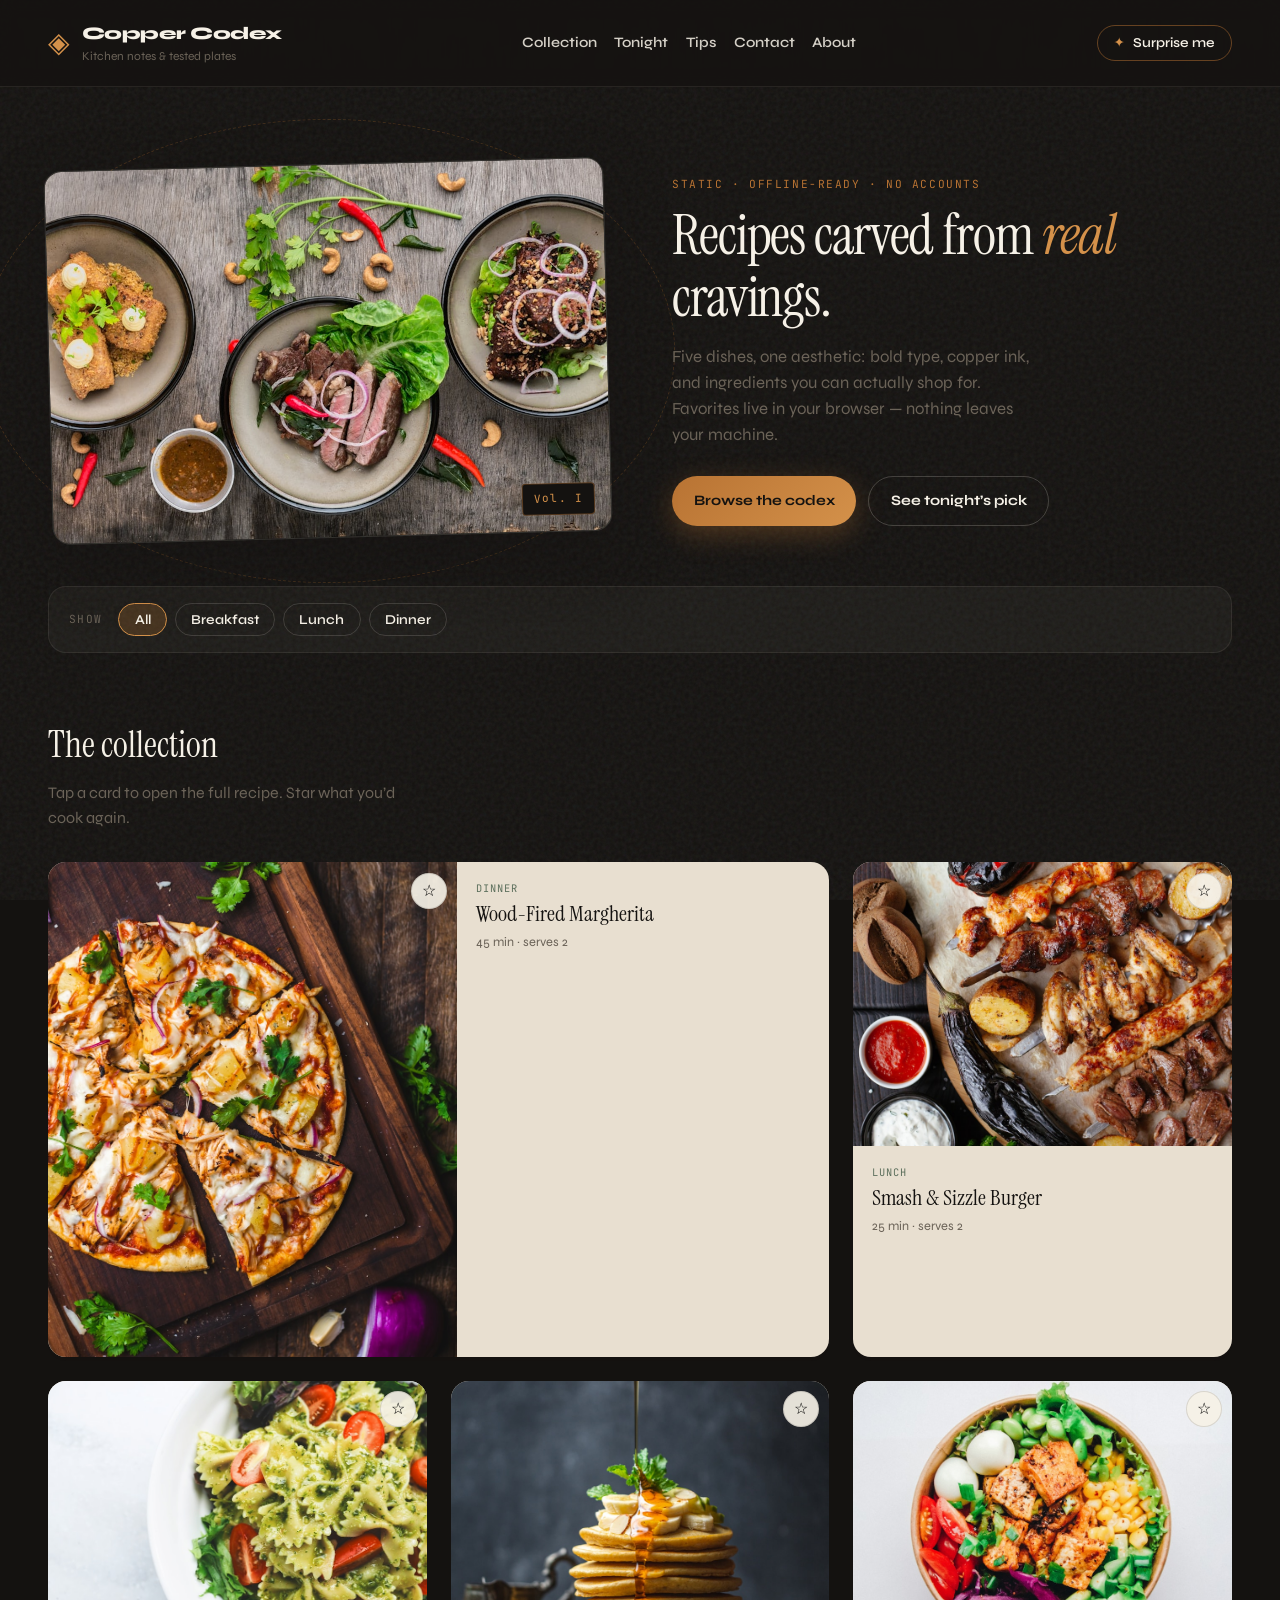
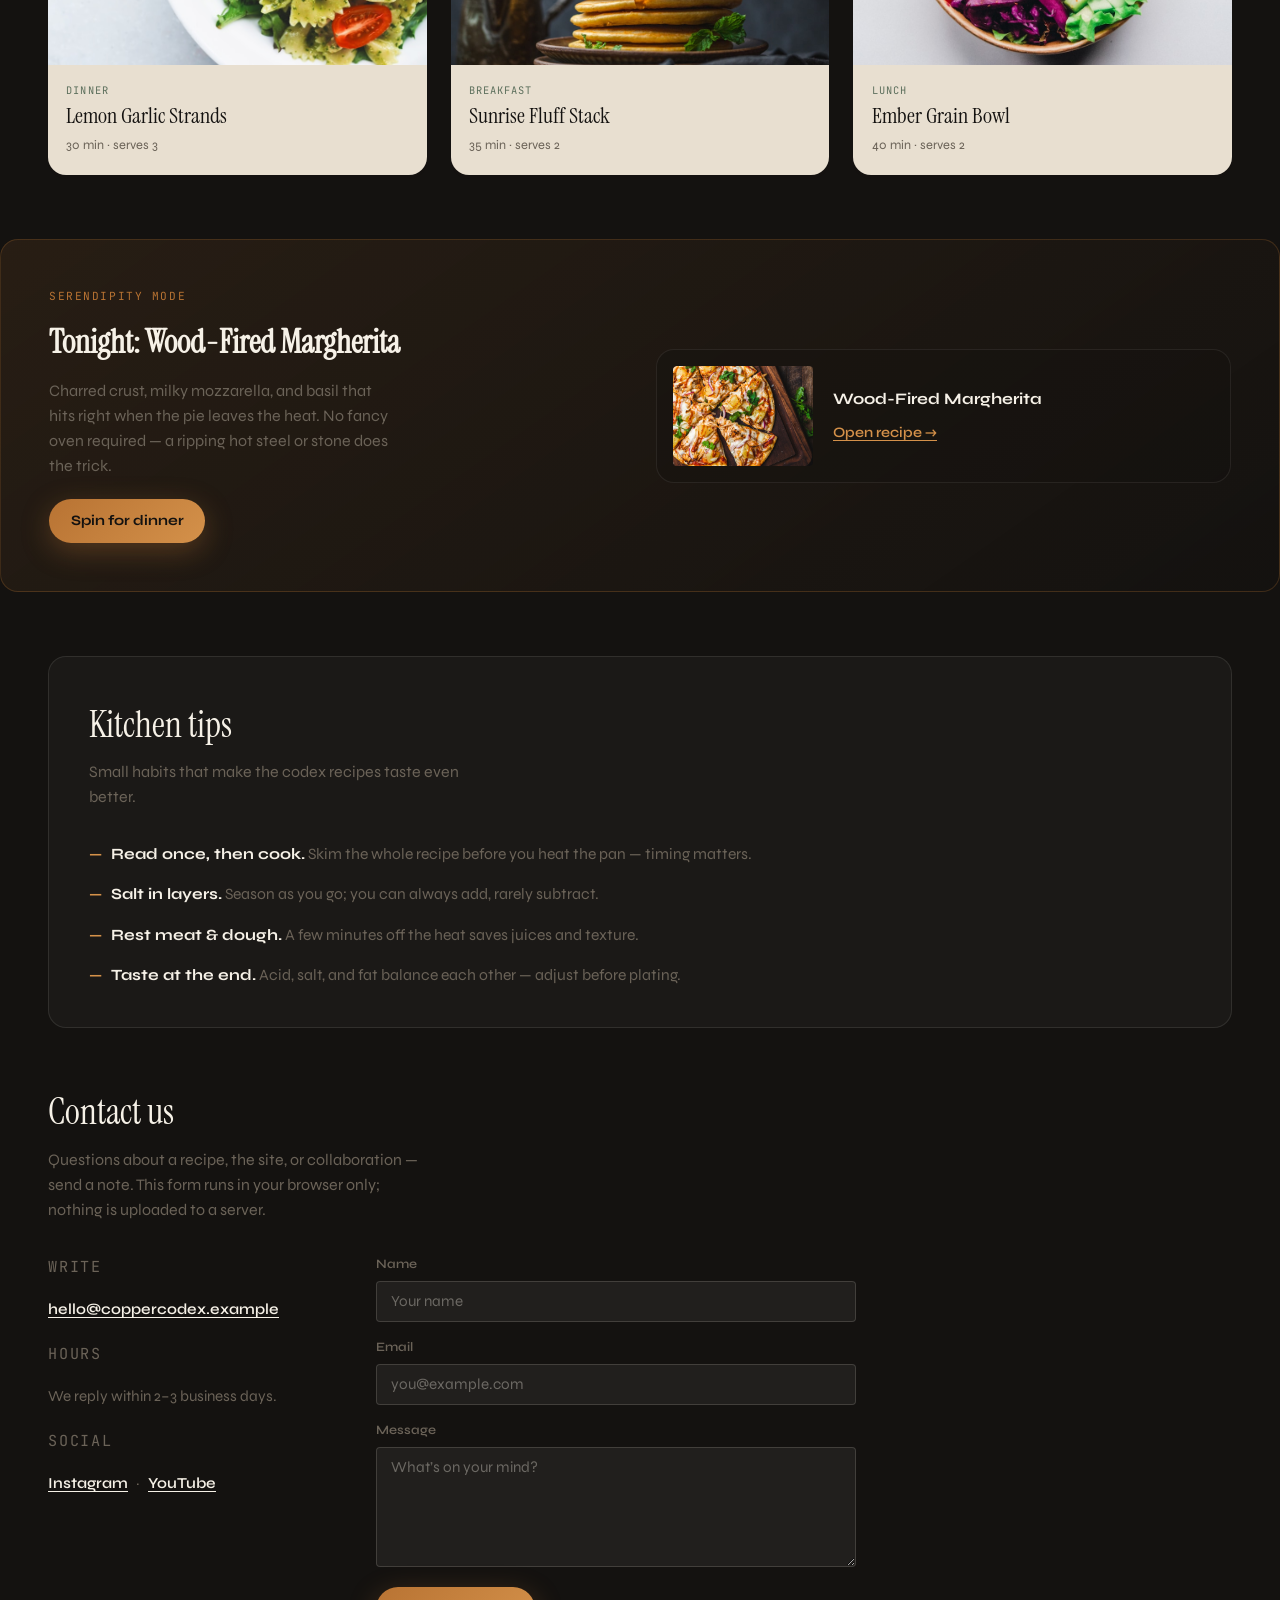
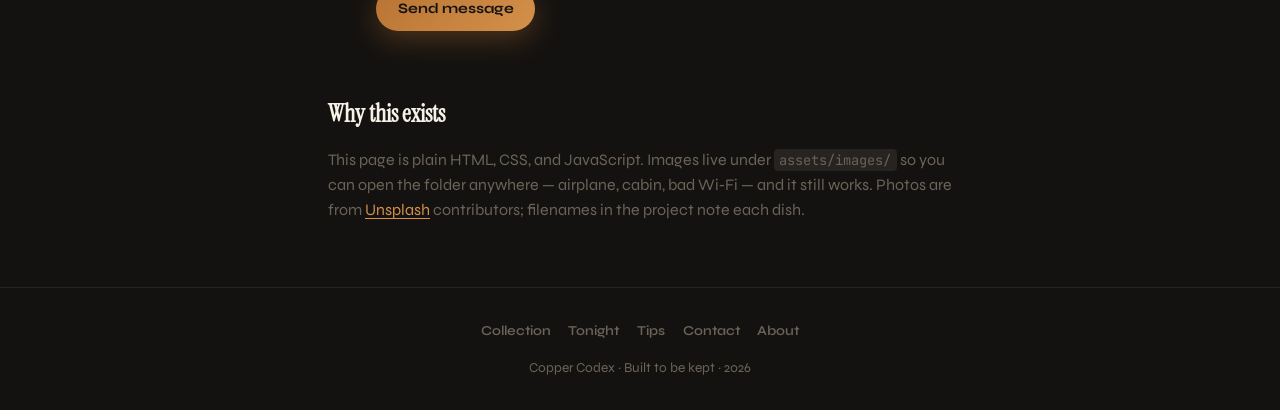
<file: recipe/index.html>
<!DOCTYPE html>
<html lang="en">
<head>
  <meta charset="UTF-8" />
  <meta name="viewport" content="width=device-width, initial-scale=1.0" />
  <title>Copper Codex — Recipes worth keeping</title>
  <meta name="description" content="A small, curated cookbook of tested recipes — static, fast, yours offline." />
  <link rel="preconnect" href="https://fonts.googleapis.com" />
  <link rel="preconnect" href="https://fonts.gstatic.com" crossorigin />
  <link href="https://fonts.googleapis.com/css2?family=Instrument+Serif:ital@0;1&family=Syne:wght@400;600;700;800&family=JetBrains+Mono:wght@400;500&display=swap" rel="stylesheet" />
  <link rel="stylesheet" href="css/style.css" />
</head>
<body>
  <div class="grain" aria-hidden="true"></div>

  <header class="site-header">
    <div class="brand">
      <span class="brand-mark">◈</span>
      <div>
        <p class="brand-title">Copper Codex</p>
        <p class="brand-tag">Kitchen notes &amp; tested plates</p>
      </div>
    </div>
    <nav class="nav" aria-label="Primary">
      <a href="#collection">Collection</a>
      <a href="#tonight">Tonight</a>
      <a href="#tips">Tips</a>
      <a href="#contact">Contact</a>
      <a href="#about">About</a>
    </nav>
    <button type="button" class="btn-surprise" id="btnSurprise" title="Pick a random recipe">
      <span class="btn-surprise__glyph">✦</span>
      Surprise me
    </button>
  </header>

  <main>
    <section class="hero" id="top">
      <div class="hero__visual">
        <div class="hero__frame">
          <img src="assets/images/hero-spread.jpg" alt="Table spread with dishes and warm light" width="900" height="600" loading="eager" />
          <div class="hero__badge">Vol. I</div>
        </div>
        <div class="hero__orbit" aria-hidden="true"></div>
      </div>
      <div class="hero__copy">
        <p class="eyebrow">Static · Offline-ready · No accounts</p>
        <h1>Recipes carved from <em>real</em> cravings.</h1>
        <p class="lede">
          Five dishes, one aesthetic: bold type, copper ink, and ingredients you can actually shop for.
          Favorites live in your browser — nothing leaves your machine.
        </p>
        <div class="hero__actions">
          <a class="btn btn--primary" href="#collection">Browse the codex</a>
          <button type="button" class="btn btn--ghost" id="btnScrollTonight">See tonight’s pick</button>
        </div>
      </div>
    </section>

    <section class="filters" aria-label="Filter recipes">
      <div class="filters__inner">
        <p class="filters__label">Show</p>
        <div class="chips" role="tablist" aria-label="Recipe categories">
          <button type="button" class="chip chip--active" data-filter="all" role="tab" aria-selected="true">All</button>
          <button type="button" class="chip" data-filter="breakfast" role="tab" aria-selected="false">Breakfast</button>
          <button type="button" class="chip" data-filter="lunch" role="tab" aria-selected="false">Lunch</button>
          <button type="button" class="chip" data-filter="dinner" role="tab" aria-selected="false">Dinner</button>
        </div>
      </div>
    </section>

    <section class="collection" id="collection" tabindex="-1">
      <div class="section-head">
        <h2>The collection</h2>
        <p class="section-head__sub">Tap a card to open the full recipe. Star what you’d cook again.</p>
      </div>
      <div class="grid" id="recipeGrid"></div>
    </section>

    <section class="tonight" id="tonight" tabindex="-1">
      <div class="tonight__panel">
        <p class="eyebrow">Serendipity mode</p>
        <h2 id="tonightTitle">Tonight’s pick</h2>
        <p class="tonight__blurb" id="tonightBlurb">Spin the wheel — we’ll suggest something from the codex.</p>
        <button type="button" class="btn btn--primary" id="btnSpin">Spin for dinner</button>
      </div>
      <div class="tonight__preview" id="tonightPreview" hidden>
        <img id="tonightImg" alt="" width="400" height="300" />
        <div>
          <p class="tonight__name" id="tonightName"></p>
          <button type="button" class="link-btn" id="btnOpenTonight">Open recipe →</button>
        </div>
      </div>
    </section>

    <section class="tips" id="tips" tabindex="-1">
      <div class="tips__inner">
        <div class="section-head">
          <h2>Kitchen tips</h2>
          <p class="section-head__sub">Small habits that make the codex recipes taste even better.</p>
        </div>
        <ul class="tips__list">
          <li><strong>Read once, then cook.</strong> Skim the whole recipe before you heat the pan — timing matters.</li>
          <li><strong>Salt in layers.</strong> Season as you go; you can always add, rarely subtract.</li>
          <li><strong>Rest meat &amp; dough.</strong> A few minutes off the heat saves juices and texture.</li>
          <li><strong>Taste at the end.</strong> Acid, salt, and fat balance each other — adjust before plating.</li>
        </ul>
      </div>
    </section>

    <section class="contact" id="contact" tabindex="-1">
      <div class="contact__inner">
        <div class="section-head">
          <h2>Contact us</h2>
          <p class="section-head__sub">Questions about a recipe, the site, or collaboration — send a note. This form runs in your browser only; nothing is uploaded to a server.</p>
        </div>
        <div class="contact__grid">
          <div class="contact__details">
            <p class="contact__label">Write</p>
            <p><a href="mailto:hello@coppercodex.example">hello@coppercodex.example</a></p>
            <p class="contact__label">Hours</p>
            <p>We reply within 2–3 business days.</p>
            <p class="contact__label">Social</p>
            <p class="contact__social">
              <a href="https://www.instagram.com/" rel="noopener noreferrer" target="_blank">Instagram</a>
              <span aria-hidden="true">·</span>
              <a href="https://www.youtube.com/" rel="noopener noreferrer" target="_blank">YouTube</a>
            </p>
          </div>
          <form class="contact__form" id="contactForm" novalidate>
            <label class="contact__field">
              <span>Name</span>
              <input type="text" name="name" id="contactName" autocomplete="name" required placeholder="Your name" />
            </label>
            <label class="contact__field">
              <span>Email</span>
              <input type="email" name="email" id="contactEmail" autocomplete="email" required placeholder="you@example.com" />
            </label>
            <label class="contact__field">
              <span>Message</span>
              <textarea name="message" id="contactMessage" rows="4" required placeholder="What’s on your mind?"></textarea>
            </label>
            <button type="submit" class="btn btn--primary contact__submit">Send message</button>
            <p class="contact__feedback" id="contactFeedback" role="status" aria-live="polite" hidden></p>
          </form>
        </div>
      </div>
    </section>

    <section class="about" id="about" tabindex="-1">
      <h2>Why this exists</h2>
      <p>
        This page is plain HTML, CSS, and JavaScript. Images live under <code>assets/images/</code> so you can open the folder anywhere — airplane, cabin, bad Wi‑Fi — and it still works.
        Photos are from <a href="https://unsplash.com" rel="noopener noreferrer" target="_blank">Unsplash</a> contributors; filenames in the project note each dish.
      </p>
    </section>
  </main>

  <footer class="site-footer">
    <nav class="footer-nav" aria-label="Footer">
      <a href="#collection">Collection</a>
      <a href="#tonight">Tonight</a>
      <a href="#tips">Tips</a>
      <a href="#contact">Contact</a>
      <a href="#about">About</a>
    </nav>
    <p>Copper Codex · Built to be kept · <span id="year"></span></p>
  </footer>

  <div class="modal" id="recipeModal" role="dialog" aria-modal="true" aria-labelledby="modalTitle" hidden>
    <div class="modal__backdrop" data-close-modal></div>
    <div class="modal__panel">
      <button type="button" class="modal__close" data-close-modal aria-label="Close recipe">&times;</button>
      <div class="modal__layout">
        <div class="modal__media">
          <img id="modalImg" alt="" width="640" height="480" />
        </div>
        <div class="modal__body">
          <p class="modal__meta" id="modalMeta"></p>
          <h2 id="modalTitle" tabindex="-1"></h2>
          <p class="modal__desc" id="modalDesc"></p>
          <div class="modal__cols">
            <div>
              <h3>Ingredients</h3>
              <ul class="ingredients" id="modalIngredients"></ul>
            </div>
            <div>
              <h3>Steps</h3>
              <ol class="steps" id="modalSteps"></ol>
            </div>
          </div>
        </div>
      </div>
    </div>
  </div>

  <script src="js/app.js"></script>
</body>
</html>
</file>
<file: recipe/css/style.css>
/* Copper Codex — editorial cookbook aesthetic */

:root {
  --ink: #141210;
  --paper: #f6f1e7;
  --paper-deep: #e8dfd0;
  --copper: #b87333;
  --copper-bright: #d4914a;
  --sage: #5c6f5c;
  --muted: #6b6358;
  --radius: 4px;
  --radius-lg: 18px;
  --shadow: 0 24px 60px rgba(20, 18, 16, 0.35);
  --font-display: "Syne", system-ui, sans-serif;
  --font-serif: "Instrument Serif", Georgia, serif;
  --font-mono: "JetBrains Mono", ui-monospace, monospace;
}

*,
*::before,
*::after {
  box-sizing: border-box;
}

html {
  scroll-behavior: smooth;
  scroll-padding-top: 5.5rem;
}

main section[id] {
  scroll-margin-top: 5.5rem;
}

body {
  margin: 0;
  min-height: 100vh;
  font-family: var(--font-display);
  font-weight: 400;
  color: var(--paper);
  background: var(--ink);
  line-height: 1.55;
}

.grain {
  pointer-events: none;
  position: fixed;
  inset: 0;
  z-index: 0;
  opacity: 0.07;
  background-image: url("data:image/svg+xml,%3Csvg viewBox='0 0 256 256' xmlns='http://www.w3.org/2000/svg'%3E%3Cfilter id='n'%3E%3CfeTurbulence type='fractalNoise' baseFrequency='0.85' numOctaves='4' stitchTiles='stitch'/%3E%3C/filter%3E%3Crect width='100%25' height='100%25' filter='url(%23n)'/%3E%3C/svg%3E");
}

main,
.site-header,
.site-footer {
  position: relative;
  z-index: 1;
}

img {
  max-width: 100%;
  height: auto;
  display: block;
}

a {
  color: var(--copper-bright);
  text-decoration-thickness: 1px;
  text-underline-offset: 3px;
}

a:hover {
  color: var(--paper);
}

code {
  font-family: var(--font-mono);
  font-size: 0.85em;
  background: rgba(246, 241, 231, 0.08);
  padding: 0.15em 0.4em;
  border-radius: var(--radius);
}

/* Header */

.site-header {
  display: flex;
  flex-wrap: wrap;
  align-items: center;
  justify-content: space-between;
  gap: 1rem;
  padding: 1.25rem clamp(1rem, 4vw, 3rem);
  border-bottom: 1px solid rgba(246, 241, 231, 0.08);
  backdrop-filter: blur(8px);
  background: rgba(20, 18, 16, 0.75);
  position: sticky;
  top: 0;
  z-index: 10;
}

.brand {
  display: flex;
  align-items: center;
  gap: 0.75rem;
}

.brand-mark {
  font-size: 1.75rem;
  color: var(--copper-bright);
  line-height: 1;
}

.brand-title {
  margin: 0;
  font-weight: 800;
  letter-spacing: -0.02em;
  font-size: 1.1rem;
}

.brand-tag {
  margin: 0;
  font-size: 0.75rem;
  color: var(--muted);
  font-weight: 400;
}

.nav {
  display: flex;
  gap: 0.85rem 1.1rem;
  flex-wrap: wrap;
  justify-content: center;
  flex: 1 1 auto;
  max-width: 520px;
}

.nav a {
  color: var(--paper);
  text-decoration: none;
  font-size: 0.9rem;
  font-weight: 600;
  opacity: 0.85;
}

.nav a:hover {
  opacity: 1;
  color: var(--copper-bright);
}

.btn-surprise {
  display: inline-flex;
  align-items: center;
  gap: 0.5rem;
  padding: 0.55rem 1rem;
  border: 1px solid rgba(184, 115, 51, 0.5);
  background: transparent;
  color: var(--paper);
  font-family: inherit;
  font-weight: 600;
  font-size: 0.85rem;
  border-radius: 999px;
  cursor: pointer;
  transition: background 0.2s, border-color 0.2s, transform 0.15s;
}

.btn-surprise:hover {
  background: rgba(184, 115, 51, 0.15);
  border-color: var(--copper-bright);
}

.btn-surprise:active {
  transform: scale(0.98);
}

.btn-surprise__glyph {
  color: var(--copper-bright);
}

/* Hero */

.hero {
  display: grid;
  grid-template-columns: 1fr 1fr;
  gap: clamp(2rem, 6vw, 4rem);
  align-items: center;
  padding: clamp(2rem, 6vw, 5rem) clamp(1rem, 4vw, 3rem) 3rem;
  max-width: 1280px;
  margin: 0 auto;
}

@media (max-width: 900px) {
  .hero {
    grid-template-columns: 1fr;
  }
}

.hero__visual {
  position: relative;
}

.hero__frame {
  position: relative;
  border-radius: var(--radius-lg);
  overflow: hidden;
  box-shadow: var(--shadow);
  transform: rotate(-1.5deg);
  border: 1px solid rgba(246, 241, 231, 0.12);
}

.hero__frame img {
  width: 100%;
  aspect-ratio: 3 / 2;
  object-fit: cover;
}

.hero__badge {
  position: absolute;
  bottom: 1rem;
  right: 1rem;
  background: var(--ink);
  color: var(--copper-bright);
  font-family: var(--font-mono);
  font-size: 0.7rem;
  letter-spacing: 0.12em;
  padding: 0.4rem 0.65rem;
  border-radius: var(--radius);
  border: 1px solid rgba(184, 115, 51, 0.4);
}

.hero__orbit {
  position: absolute;
  inset: -12%;
  border: 1px dashed rgba(184, 115, 51, 0.25);
  border-radius: 50%;
  z-index: -1;
  animation: drift 28s linear infinite;
}

@keyframes drift {
  to {
    transform: rotate(360deg);
  }
}

.hero__copy h1 {
  font-family: var(--font-serif);
  font-weight: 400;
  font-size: clamp(2.25rem, 5vw, 3.5rem);
  line-height:1.1;
  margin: 0 0 1rem;
  letter-spacing: -0.02em;
}

.hero__copy h1 em {
  font-style: italic;
  color: var(--copper-bright);
}

.eyebrow {
  font-family: var(--font-mono);
  font-size: 0.7rem;
  letter-spacing: 0.14em;
  text-transform: uppercase;
  color: var(--copper);
  margin: 0 0 0.75rem;
}

.lede {
  color: var(--muted);
  font-size: 1.05rem;
  max-width: 36ch;
  margin: 0 0 1.75rem;
}

.hero__actions {
  display: flex;
  flex-wrap: wrap;
  gap: 0.75rem;
}

.btn {
  display: inline-flex;
  align-items: center;
  justify-content: center;
  padding: 0.85rem 1.35rem;
  border-radius: 999px;
  font-family: inherit;
  font-weight: 700;
  font-size: 0.9rem;
  cursor: pointer;
  border: none;
  text-decoration: none;
  transition: transform 0.15s, box-shadow 0.2s;
}

.btn:active {
  transform: scale(0.98);
}

.btn--primary {
  background: linear-gradient(135deg, var(--copper), var(--copper-bright));
  color: var(--ink);
  box-shadow: 0 8px 28px rgba(184, 115, 51, 0.35);
}

.btn--primary:hover {
  box-shadow: 0 12px 36px rgba(212, 145, 74, 0.45);
}

.btn--ghost {
  background: transparent;
  color: var(--paper);
  border: 1px solid rgba(246, 241, 231, 0.2);
}

.btn--ghost:hover {
  border-color: var(--copper-bright);
  color: var(--copper-bright);
}

/* Filters */

.filters {
  padding: 0 clamp(1rem, 4vw, 3rem) 2rem;
  max-width: 1280px;
  margin: 0 auto;
}

.filters__inner {
  display: flex;
  flex-wrap: wrap;
  align-items: center;
  gap: 1rem;
  padding: 1rem 1.25rem;
  background: rgba(246, 241, 231, 0.04);
  border: 1px solid rgba(246, 241, 231, 0.08);
  border-radius: var(--radius-lg);
}

.filters__label {
  margin: 0;
  font-family: var(--font-mono);
  font-size: 0.7rem;
  letter-spacing: 0.12em;
  text-transform: uppercase;
  color: var(--muted);
}

.chips {
  display: flex;
  flex-wrap: wrap;
  gap: 0.5rem;
}

.chip {
  padding: 0.45rem 0.95rem;
  border-radius: 999px;
  border: 1px solid rgba(246, 241, 231, 0.15);
  background: transparent;
  color: var(--paper);
  font-family: inherit;
  font-size: 0.85rem;
  font-weight: 600;
  cursor: pointer;
  transition: background 0.2s, border-color 0.2s;
}

.chip:hover {
  border-color: var(--copper);
}

.chip--active {
  background: rgba(184, 115, 51, 0.25);
  border-color: var(--copper-bright);
  color: var(--paper);
}

/* Collection grid */

.collection {
  padding: 2rem clamp(1rem, 4vw, 3rem) 4rem;
  max-width: 1280px;
  margin: 0 auto;
}

.section-head {
  margin-bottom: 2rem;
}

.section-head h2 {
  font-family: var(--font-serif);
  font-size: clamp(1.75rem, 3vw, 2.25rem);
  font-weight: 400;
  margin: 0 0 0.5rem;
}

.section-head__sub {
  margin: 0;
  color: var(--muted);
  max-width: 42ch;
}

.grid {
  display: grid;
  grid-template-columns: repeat(auto-fill, minmax(280px, 1fr));
  gap: 1.5rem;
}

.card {
  position: relative;
  text-align: left;
  margin: 0;
  border: none;
  padding: 0;
  background: var(--paper-deep);
  color: var(--ink);
  border-radius: var(--radius-lg);
  overflow: hidden;
  cursor: pointer;
  transition: transform 0.2s, box-shadow 0.25s;
  box-shadow: 0 4px 0 rgba(20, 18, 16, 0.2);
}

.card:hover {
  transform: translateY(-4px);
  box-shadow: 0 18px 40px rgba(0, 0, 0, 0.35);
}

.card:focus-visible {
  outline: 3px solid var(--copper-bright);
  outline-offset: 3px;
}

.card__img-wrap {
  position: relative;
  aspect-ratio: 4 / 3;
  overflow: hidden;
}

.card__img-wrap img {
  width: 100%;
  height: 100%;
  object-fit: cover;
  transition: transform 0.5s ease;
}

.card:hover .card__img-wrap img {
  transform: scale(1.05);
}

.card__fav {
  position: absolute;
  top: 0.65rem;
  right: 0.65rem;
  width: 2.25rem;
  height: 2.25rem;
  border-radius: 50%;
  border: 1px solid rgba(20, 18, 16, 0.12);
  background: rgba(246, 241, 231, 0.92);
  font-size: 1rem;
  line-height: 1;
  cursor: pointer;
  z-index: 2;
  transition: transform 0.15s, background 0.2s;
}

.card__fav:hover {
  transform: scale(1.08);
}

.card__fav[aria-pressed="true"] {
  background: var(--copper-bright);
  border-color: transparent;
}

.card__body {
  padding: 1.1rem 1.15rem 1.25rem;
}

.card__tag {
  font-family: var(--font-mono);
  font-size: 0.65rem;
  letter-spacing: 0.1em;
  text-transform: uppercase;
  color: var(--sage);
  margin: 0 0 0.35rem;
}

.card__title {
  font-family: var(--font-serif);
  font-size: 1.35rem;
  font-weight: 400;
  margin: 0 0 0.35rem;
  line-height: 1.2;
}

.card__time {
  margin: 0;
  font-size: 0.8rem;
  color: var(--muted);
}

.card--featured {
  grid-column: span 2;
  display: grid;
  grid-template-columns: 1.1fr 1fr;
}

@media (max-width: 800px) {
  .card--featured {
    grid-column: span 1;
    grid-template-columns: 1fr;
  }
}

.card--featured .card__img-wrap {
  aspect-ratio: auto;
  min-height: 220px;
}

.card--hidden {
  display: none;
}

/* Tonight */

.tonight {
  margin: 0 clamp(1rem, 4vw, 3rem) 4rem;
  padding: clamp(2rem, 5vw, 3rem);
  border-radius: var(--radius-lg);
  background: linear-gradient(145deg, rgba(184, 115, 51, 0.12), rgba(20, 18, 16, 0.6));
  border: 1px solid rgba(184, 115, 51, 0.25);
  display: grid;
  grid-template-columns: 1fr 1fr;
  gap: 2rem;
  align-items: center;
  max-width: 1280px;
  margin-left: auto;
  margin-right: auto;
}

@media (max-width: 700px) {
  .tonight {
    grid-template-columns: 1fr;
  }
}

.tonight__panel h2 {
  font-family: var(--font-serif);
  font-size: clamp(1.5rem, 3vw, 2rem);
  margin: 0 0 0.75rem;
}

.tonight__blurb {
  color: var(--muted);
  margin: 0 0 1.25rem;
  max-width: 38ch;
}

.tonight__preview {
  display: flex;
  gap: 1.25rem;
  align-items: center;
  background: rgba(20, 18, 16, 0.4);
  padding: 1rem;
  border-radius: var(--radius-lg);
  border: 1px solid rgba(246, 241, 231, 0.08);
}

.tonight__preview[hidden] {
  display: none;
}

.tonight__preview img {
  width: 140px;
  height: 100px;
  object-fit: cover;
  border-radius: var(--radius);
}

.tonight__name {
  font-weight: 700;
  margin: 0 0 0.5rem;
}

.link-btn {
  background: none;
  border: none;
  color: var(--copper-bright);
  font-family: inherit;
  font-weight: 600;
  font-size: 0.9rem;
  cursor: pointer;
  padding: 0;
  text-decoration: underline;
  text-underline-offset: 3px;
}

/* Tips */

.tips {
  padding: 0 clamp(1rem, 4vw, 3rem) 3.5rem;
  max-width: 1280px;
  margin: 0 auto;
}

.tips__inner {
  padding: clamp(1.5rem, 4vw, 2.5rem);
  border-radius: var(--radius-lg);
  border: 1px solid rgba(246, 241, 231, 0.1);
  background: rgba(246, 241, 231, 0.03);
}

.tips__list {
  margin: 0;
  padding: 0;
  list-style: none;
  display: grid;
  gap: 1rem;
}

.tips__list li {
  position: relative;
  padding-left: 1.35rem;
  color: var(--muted);
  font-size: 0.98rem;
}

.tips__list li::before {
  content: "—";
  position: absolute;
  left: 0;
  color: var(--copper-bright);
  font-weight: 700;
}

.tips__list strong {
  color: var(--paper);
  font-weight: 700;
}

/* Contact */

.contact {
  padding: 0 clamp(1rem, 4vw, 3rem) 4rem;
  max-width: 1280px;
  margin: 0 auto;
}

.contact__inner {
  padding-bottom: 0;
}

.contact__grid {
  display: grid;
  grid-template-columns: minmax(200px, 280px) 1fr;
  gap: clamp(1.5rem, 4vw, 3rem);
  align-items: start;
}

@media (max-width: 720px) {
  .contact__grid {
    grid-template-columns: 1fr;
  }
}

.contact__label {
  font-family: var(--font-mono);
  font-size: 0.65rem;
  letter-spacing: 0.12em;
  text-transform: uppercase;
  color: var(--copper);
  margin: 0 0 0.35rem;
}

.contact__details p {
  margin: 0 0 1.25rem;
  color: var(--muted);
  font-size: 0.95rem;
}

.contact__details a {
  color: var(--paper);
  font-weight: 600;
}

.contact__social {
  display: flex;
  flex-wrap: wrap;
  gap: 0.35rem 0.5rem;
  align-items: center;
}

.contact__form {
  display: flex;
  flex-direction: column;
  gap: 1rem;
  max-width: 480px;
}

.contact__field {
  display: flex;
  flex-direction: column;
  gap: 0.4rem;
}

.contact__field span {
  font-size: 0.8rem;
  font-weight: 600;
  color: var(--muted);
}

.contact__field input,
.contact__field textarea {
  font-family: inherit;
  font-size: 0.95rem;
  padding: 0.65rem 0.85rem;
  border-radius: var(--radius);
  border: 1px solid rgba(246, 241, 231, 0.15);
  background: rgba(246, 241, 231, 0.06);
  color: var(--paper);
}

.contact__field input::placeholder,
.contact__field textarea::placeholder {
  color: rgba(246, 241, 231, 0.35);
}

.contact__field input:focus,
.contact__field textarea:focus {
  outline: none;
  border-color: var(--copper-bright);
  box-shadow: 0 0 0 1px rgba(212, 145, 74, 0.35);
}

.contact__field textarea {
  resize: vertical;
  min-height: 120px;
}

.contact__submit {
  align-self: flex-start;
  margin-top: 0.25rem;
}

.contact__feedback {
  margin: 0;
  font-size: 0.9rem;
  color: var(--copper-bright);
}

.contact__feedback[hidden] {
  display: none;
}

.contact__feedback.is-error {
  color: #e8a598;
}

/* About */

.about {
  padding: 0 clamp(1rem, 4vw, 3rem) 4rem;
  max-width: 720px;
  margin: 0 auto;
}

.about h2 {
  font-family: var(--font-serif);
  font-size: 1.5rem;
  margin: 0 0 1rem;
}

.about p {
  color: var(--muted);
  margin: 0;
}

/* Footer */

.site-footer {
  padding: 2rem clamp(1rem, 4vw, 3rem);
  border-top: 1px solid rgba(246, 241, 231, 0.08);
  text-align: center;
}

.footer-nav {
  display: flex;
  flex-wrap: wrap;
  justify-content: center;
  gap: 0.65rem 1.1rem;
  margin-bottom: 1rem;
}

.footer-nav a {
  color: var(--muted);
  text-decoration: none;
  font-size: 0.85rem;
  font-weight: 600;
}

.footer-nav a:hover {
  color: var(--copper-bright);
}

.site-footer p {
  margin: 0;
  font-size: 0.85rem;
  color: var(--muted);
}

/* Modal */

.modal[hidden] {
  display: none;
}

.modal:not([hidden]) {
  display: block;
  position: fixed;
  inset: 0;
  z-index: 100;
}

.modal__backdrop {
  position: absolute;
  inset: 0;
  background: rgba(10, 9, 8, 0.78);
  backdrop-filter: blur(6px);
}

.modal__panel {
  position: absolute;
  left: 50%;
  top: 50%;
  transform: translate(-50%, -50%);
  width: min(960px, 94vw);
  max-height: 90vh;
  overflow: auto;
  background: var(--paper);
  color: var(--ink);
  border-radius: var(--radius-lg);
  box-shadow: var(--shadow);
}

.modal__close {
  position: absolute;
  top: 0.75rem;
  right: 0.75rem;
  width: 2.5rem;
  height: 2.5rem;
  border: none;
  background: rgba(20, 18, 16, 0.08);
  border-radius: 50%;
  font-size: 1.5rem;
  line-height: 1;
  cursor: pointer;
  z-index: 2;
  color: var(--ink);
}

.modal__close:hover {
  background: rgba(20, 18, 16, 0.15);
}

.modal__layout {
  display: grid;
  grid-template-columns: 1fr 1.1fr;
}

@media (max-width: 768px) {
  .modal__layout {
    grid-template-columns: 1fr;
  }
}

.modal__media img {
  width: 100%;
  height: 100%;
  min-height: 220px;
  object-fit: cover;
}

.modal__body {
  padding: 1.75rem 1.75rem 2rem;
}

.modal__meta {
  font-family: var(--font-mono);
  font-size: 0.7rem;
  letter-spacing: 0.1em;
  text-transform: uppercase;
  color: var(--sage);
  margin: 0 0 0.5rem;
}

.modal__body h2 {
  font-family: var(--font-serif);
  font-size: 1.75rem;
  font-weight: 400;
  margin: 0 0 0.75rem;
}

.modal__desc {
  color: var(--muted);
  margin: 0 0 1.25rem;
}

.modal__cols {
  display: grid;
  grid-template-columns: 1fr 1fr;
  gap: 1.5rem;
}

@media (max-width: 600px) {
  .modal__cols {
    grid-template-columns: 1fr;
  }
}

.modal__body h3 {
  font-size: 0.8rem;
  font-family: var(--font-mono);
  letter-spacing: 0.08em;
  text-transform: uppercase;
  margin: 0 0 0.65rem;
  color: var(--ink);
}

.ingredients {
  margin: 0;
  padding-left: 1.1rem;
}

.ingredients li {
  margin-bottom: 0.4rem;
  color: var(--ink);
}

.steps {
  margin: 0;
  padding-left: 1.1rem;
}

.steps li {
  margin-bottom: 0.55rem;
  color: var(--ink);
}

.steps li::marker {
  color: var(--copper);
  font-weight: 700;
}
</file>
